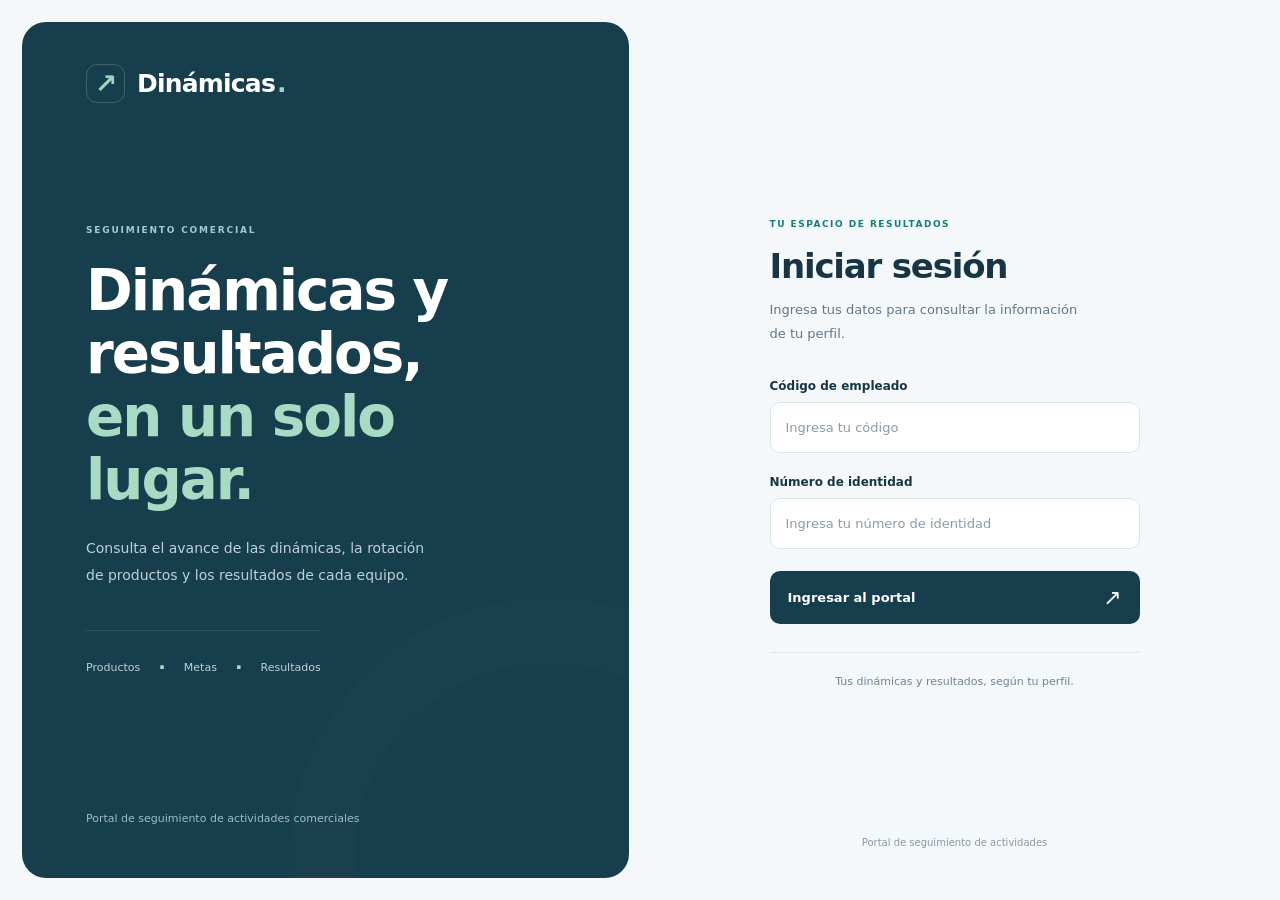
<file: index.html>
<!DOCTYPE html>
<html lang="es">
<head>
    <meta charset="UTF-8">
    <meta name="viewport" content="width=device-width, initial-scale=1.0">
    <title>Bienvenido | Dinámicas</title>
    <link rel="stylesheet" href="style.css?v=20260930-1">
    <script src="script.js?v=20261013-1" defer></script>
</head>
<body>
    <main class="login-layout">
        <section class="login-story" aria-labelledby="storyTitle">
            <div class="login-brand"><span class="brand-symbol" aria-hidden="true">↗</span> Dinámicas<span class="brand-dot">.</span></div>
            <div class="story-content">
                <p class="eyebrow">SEGUIMIENTO COMERCIAL</p>
                <h1 id="storyTitle">Dinámicas y<br>resultados,<br><em>en un solo lugar.</em></h1>
                <p class="story-description">Consulta el avance de las dinámicas, la rotación de productos y los resultados de cada equipo.</p>
                <div class="journey"><span>Productos</span><b aria-hidden="true">·</b><span>Metas</span><b aria-hidden="true">·</b><span>Resultados</span></div>
            </div>
            <p class="story-footer">Portal de seguimiento de actividades comerciales</p>
        </section>
        <section class="login-access" aria-labelledby="accessTitle">
            <div class="login-card">
                <span class="access-tag">TU ESPACIO DE RESULTADOS</span>
                <h2 id="accessTitle">Iniciar sesión</h2>
                <p class="access-description">Ingresa tus datos para consultar la información de tu perfil.</p>
                <form id="loginForm">
                    <label for="codigo">Código de empleado</label>
                    <div class="input-group"><input type="text" id="codigo" placeholder="Ingresa tu código" autocomplete="username" required></div>
                    <label for="documento">Número de identidad</label>
                    <div class="input-group"><input type="password" id="documento" placeholder="Ingresa tu número de identidad" autocomplete="current-password" required></div>
                    <button type="submit" id="btnLogin">Ingresar al portal <span aria-hidden="true">↗</span></button>
                    <div id="mensaje" class="error-msg" role="alert"></div>
                </form>
                <p class="login-note">Tus dinámicas y resultados, según tu perfil.</p>
            </div>
            <p class="access-footer">Portal de seguimiento de actividades</p>
        </section>
    </main>
</body>
</html>
</file>
<file: style.css>
:root { --ink: #173544; --muted: #627785; --teal: #137e7a; }
* { box-sizing: border-box; }
body { margin: 0; background: #f5f8fa; color: var(--ink); font-family: 'Segoe UI', system-ui, sans-serif; -webkit-font-smoothing: antialiased; }
.login-layout { display: grid; grid-template-columns: 1fr 1fr; min-height: 100svh; padding: 22px; gap: 22px; }
.login-story { display: flex; flex-direction: column; justify-content: space-between; padding: 42px clamp(30px, 5vw, 76px); border-radius: 24px; background: #173e4c; color: white; overflow: hidden; position: relative; }
.login-story::after { content: ''; position: absolute; width: 390px; height: 390px; border: 65px solid #ffffff03; border-radius: 50%; bottom: -240px; right: -180px; pointer-events: none; }
.login-brand { display: flex; align-items: center; font-size: 25px; font-weight: 700; letter-spacing: -.8px; gap: 2px; }
.brand-symbol { display: grid; place-items: center; border: 1px solid #ffffff30; width: 39px; height: 39px; border-radius: 11px; margin-right: 10px; color: #9ad7bd; font-size: 27px; }
.brand-dot { color: #9ad7bd; }
.story-content { padding: 64px 0; }
.eyebrow { color: #a6c9cc; font-size: 9px; font-weight: 600; letter-spacing: 1.8px; margin: 0 0 24px; }
h1 { font-size: clamp(38px, 4.4vw, 65px); font-weight: 550; line-height: 1.12; letter-spacing: -2px; margin: 0 0 24px; }
h1 em { color: #a8dbc4; font-style: normal; }
.story-description { max-width: 350px; font-size: 14px; line-height: 1.9; color: #bfd1d8; margin: 0; }
.journey { display: flex; gap: 18px; align-items: center; margin-top: 42px; padding-top: 24px; border-top: 1px solid #ffffff18; width: fit-content; font-size: 11px; color: #bfd1d8; }
.journey b { color: #a8dbc4; font-size: 20px; }
.story-footer { font-size: 11px; color: #9fbdc6; }
.login-access { display: flex; flex-direction: column; align-items: center; justify-content: center; padding: 36px; position: relative; }
.login-card { width: 100%; max-width: 370px; }
.access-tag { font-size: 9px; letter-spacing: 1.5px; font-weight: 700; color: var(--teal); }
h2 { font-size: 34px; font-weight: 650; letter-spacing: -1.2px; margin: 15px 0 12px; }
.access-description { font-size: 13px; line-height: 1.8; color: var(--muted); margin: 0 0 34px; max-width: 310px; }
label { display: block; margin-bottom: 9px; font-size: 12px; font-weight: 600; }
.input-group { margin-bottom: 22px; }
input { width: 100%; min-height: 51px; padding: 14px 15px; font: inherit; font-size: 13px; color: var(--ink); background: white; border: 1px solid #dbe4e9; border-radius: 10px; transition: border-color .2s; }
input::placeholder { color: #8a9ba6; }
input:focus { outline: 3px solid #147d7a20; border-color: #137e7a; }
#btnLogin { width: 100%; min-height: 52px; padding: 14px 18px; display: flex; justify-content: space-between; align-items: center; font: inherit; font-size: 13px; font-weight: 600; background: #173e4c; color: white; border: 0; border-radius: 10px; cursor: pointer; transition: background .2s; margin-top: 8px; }
#btnLogin span { font-size: 22px; font-weight: 400; }
#btnLogin:hover { background: #216172; }
#btnLogin:disabled { opacity: .65; cursor: wait; }
button:focus-visible { outline: 3px solid #3c9e9a; outline-offset: 3px; }
.login-note { border-top: 1px solid #e1e9ed; padding-top: 22px; margin: 28px 0 0; font-size: 11px; color: #708491; text-align: center; }
.access-footer { position: absolute; bottom: 20px; color: #8899a3; font-size: 10px; }
.error-msg { display: none; margin-top: 16px; color: #a13b39; font-size: 12px; line-height: 1.6; padding: 12px; background: #fff0ef; border: 1px solid #f2d9d7; border-radius: 8px; }
body.preview-login .login-layout { min-height: calc(100svh - var(--preview-alto,60px)); }
@media (max-width: 800px) {
    .login-layout { grid-template-columns: 1fr; padding: 14px; gap: 0; }
    .login-story { padding: 24px; border-radius: 18px; }
    .login-brand { font-size: 21px; }
    .story-content { padding: 27px 0 4px; }
    .eyebrow { font-size: 8px; margin-bottom: 14px; }
    h1 { font-size: 32px; letter-spacing: -1px; }
    h1 br { display: none; }
    h1 em { display: block; }
    .story-description, .journey, .story-footer { display: none; }
    .login-access { padding: 32px 16px 55px; }
    h2 { font-size: 28px; }
    .access-description { margin-bottom: 26px; }
    .access-footer { bottom: 8px; }
}
@media (prefers-reduced-motion: reduce) { * { transition: none !important; } }
</file>
<file: dashboard-style.css>
:root {
    --primary: #087e8b;
    --success: #168362;
    --text-main: #172e40;
    --text-muted: #607382;
    --bg-body: #f4f7f9;
    --white: #ffffff;
    --border: #e0e8ed;
    --border-color: var(--border);
}

/* Participantes de cada dinámica: nacional, coordinaciones y supervisiones. */
.dinamica-participantes {
    margin: 0 0 16px;
    padding: 12px 14px;
    background: #f8fafc;
    border: 1px solid #e2e8f0;
    border-radius: 10px;
    color: #334155;
    font-size: 0.82rem;
    min-width: 0;
}
.participantes-encabezado, .participantes-alcance {
    display: flex;
    align-items: center;
    flex-wrap: wrap;
    gap: 8px;
    font-weight: 600;
}
.participantes-alcance { margin-bottom: 10px; }
.participantes-alcance:last-child { margin-bottom: 0; }
.participantes-alcance strong { overflow-wrap: anywhere; }
.participantes-cantidad { background: #e0f2fe; color: #075985; border-radius: 20px; padding: 1px 7px; }
.participantes-etiqueta { border-radius: 6px; padding: 4px 8px; font-size: 0.75rem; }
.participantes-etiqueta--marca { background: #ede9fe; color: #5b21b6; }
.participantes-etiqueta--familia { background: #fef3c7; color: #92400e; }
.participantes-etiqueta--laboratorio { background: #dcfce7; color: #166534; }
.participantes-lista { display: flex; flex-wrap: wrap; gap: 7px; list-style: none; padding: 0; margin: 9px 0 0; }
.participante-producto {
    display: flex; flex-direction: column; gap: 3px;
    max-width: 100%; box-sizing: border-box; overflow-wrap: anywhere;
    border: 1px solid #dbe5ef; background: white; border-radius: 7px; padding: 6px 9px;
}
.participante-codigo { color: #64748b; font-size: 0.72rem; }
.participantes-desplegable { margin-top: 10px; }
.participantes-desplegable summary { color: #0369a1; cursor: pointer; font-weight: 600; width: fit-content; }
.participantes-desplegable summary:focus-visible { outline: 2px solid #0284c7; outline-offset: 4px; border-radius: 3px; }
.participantes-ver-menos, .participantes-desplegable[open] .participantes-ver-mas { display: none; }
.participantes-desplegable[open] .participantes-ver-menos { display: inline; }
.participantes-pendientes { color: #64748b; margin: 0; }
@media (max-width: 600px) {
    .dinamica-participantes { padding: 10px; }
    .participantes-lista { flex-direction: column; }
    .participante-producto { width: 100%; }
}

body { background-color: var(--bg-body); font-family: 'Inter', sans-serif; margin: 0; }

/* Muro automático de alertas del perfil. */
.notificaciones-muro { margin-bottom: 24px; padding: 22px; border: 1px solid var(--border); border-radius: 16px; background: white; scroll-margin-top: 110px; }
.notificaciones-header { display: flex; justify-content: space-between; gap: 16px; align-items: flex-start; }
.notificaciones-header h2 { color: var(--text-main); font-size: 1.15rem; margin: 0 0 7px; }
.notificaciones-header p, .notificaciones-estado { color: var(--text-muted); font-size: 0.8rem; line-height: 1.5; margin: 0; }
.notificaciones-contador { flex-shrink: 0; border-radius: 20px; background: #fff1f2; color: #be123c; padding: 6px 10px; font-size: 0.8rem; font-weight: 700; }
.notificaciones-contador.sin-alertas { background: #ecfdf5; color: #047857; }
.notificaciones-herramientas { display: flex; flex-wrap: wrap; gap: 8px; margin: 16px 0 10px; }
.notificaciones-muro button, .notificaciones-aviso button { font: inherit; font-size: 0.8rem; cursor: pointer; border: 1px solid #cbd5e1; border-radius: 8px; padding: 8px 11px; color: #334155; background: white; }
.notificaciones-muro button:hover:not(:disabled) { border-color: #0284c7; color: #0369a1; background: #f0f9ff; }
.notificaciones-muro button:focus-visible, .notificaciones-aviso button:focus-visible { outline: 2px solid #0284c7; outline-offset: 3px; }
.notificaciones-muro button:disabled { color: #94a3b8; cursor: default; }
.notificaciones-lista { display: grid; grid-template-columns: repeat(auto-fit, minmax(min(100%, 320px), 1fr)); gap: 12px; margin-top: 14px; }
.notificacion { border: 1px solid #e2e8f0; border-left: 4px solid #e11d48; border-radius: 10px; padding: 16px; min-width: 0; color: #334155; background: #fff; }
.notificacion--atencion { border-left-color: #d97706; }
.notificacion--leida { background: #f8fafc; }
.notificacion-cabecera { display: flex; justify-content: space-between; gap: 10px; font-size: 0.72rem; font-weight: 700; }
.notificacion-nivel { color: #be123c; background: #fff1f2; border-radius: 5px; padding: 3px 7px; }
.notificacion--atencion .notificacion-nivel { color: #92400e; background: #fffbeb; }
.notificacion-lectura { color: #64748b; }
.notificacion h3 { font-size: 0.95rem; line-height: 1.4; margin: 12px 0 4px; overflow-wrap: anywhere; }
.notificacion p { line-height: 1.6; font-size: 0.83rem; margin: 8px 0; overflow-wrap: anywhere; }
.notificacion .notificacion-entidad, .notificacion .notificacion-cierre { color: #64748b; font-size: 0.76rem; }
.notificacion-acciones { display: flex; flex-wrap: wrap; gap: 8px; margin-top: 12px; }
.notificaciones-vacio { padding: 18px; margin: 0; background: #f8fafc; border-radius: 10px; color: #475569; font-size: 0.88rem; }
.notificaciones-ver-todas { margin-top: 14px; }
.notificaciones-aviso { position: fixed; z-index: 1100; bottom: 24px; right: 24px; max-width: 360px; padding: 22px; border: 1px solid #fecdd3; border-left: 5px solid #e11d48; background: white; color: #334155; border-radius: 12px; box-shadow: 0 12px 40px #0f172a26; box-sizing: border-box; }
.notificaciones-aviso[hidden] { display: none; }
.notificaciones-aviso strong { display: block; font-size: 0.95rem; padding-right: 16px; }
.notificaciones-aviso p { font-size: 0.85rem; line-height: 1.6; }
#notificacionesCerrarAviso { position: absolute; top: 5px; right: 6px; border: 0; font-size: 1.3rem; padding: 3px 8px; }
@media (max-width: 600px) {
    .notificaciones-muro { padding: 14px; scroll-margin-top: 180px; }
    .notificaciones-header { flex-direction: column; gap: 8px; }
    .notificaciones-aviso { right: 12px; left: 12px; bottom: 12px; max-width: none; }
}

/* Loader Overlay */
.loader-overlay {
    position: fixed; top: 0; left: 0; width: 100%; height: 100%;
    background: rgba(255,255,255,0.85); backdrop-filter: blur(4px);
    display: flex; flex-direction: column; justify-content: center; align-items: center;
    z-index: 9999; opacity: 0; pointer-events: none; transition: 0.3s;
}
.loader-overlay.active { opacity: 1; pointer-events: all; }
.spinner {
    width: 50px; height: 50px; border: 5px solid var(--border);
    border-top-color: var(--primary); border-radius: 50%;
    animation: spin 1s linear infinite; margin-bottom: 15px;
}
@keyframes spin { 100% { transform: rotate(360deg); } }

.carousel-container {
    position: relative;
    width: 100%;
    border-radius: 12px;
    overflow: hidden;
    margin-bottom: 25px;
    box-shadow: 0 4px 10px rgba(0,0,0,0.1);
    background: #f8fafc;
    display: none; /* Se oculta hasta que carguen las imágenes */
}

/* Proporciones exactas de tus imágenes */
.carousel-slides {
    position: relative;
    width: 100%;
    aspect-ratio: 1920 / 800; /* Proporción Desktop */
}

.carousel-slide {
    position: absolute;
    top: 0;
    left: 0;
    width: 100%;
    height: 100%;
    opacity: 0;
    transition: opacity 0.8s ease-in-out;
    pointer-events: none;
}

.carousel-slide.active {
    opacity: 1;
    pointer-events: auto;
}

.banner-img {
    width: 100%;
    height: 100%;
    object-fit: cover;
}

/* Flechas de navegación */
.carousel-btn {
    position: absolute;
    top: 50%;
    transform: translateY(-50%);
    background: rgba(0,0,0,0.3);
    color: white;
    border: none;
    width: 40px;
    height: 40px;
    border-radius: 50%;
    cursor: pointer;
    z-index: 10;
    font-size: 1.2rem;
    display: flex;
    align-items: center;
    justify-content: center;
    transition: background 0.3s, transform 0.2s;
    backdrop-filter: blur(4px);
}

.carousel-btn:hover { background: rgba(0,0,0,0.7); transform: translateY(-50%) scale(1.1); }
.carousel-btn.prev { left: 15px; }
.carousel-btn.next { right: 15px; }

/* Puntos de navegación inferiores */
.carousel-dots {
    position: absolute;
    bottom: 15px;
    left: 50%;
    transform: translateX(-50%);
    display: flex;
    gap: 8px;
    z-index: 10;
}

.carousel-dot {
    width: 10px;
    height: 10px;
    border-radius: 50%;
    background: rgba(255,255,255,0.4);
    cursor: pointer;
    transition: background 0.3s, transform 0.2s;
}

.carousel-dot.active { background: rgba(255,255,255,1); transform: scale(1.2); }

/* Adaptación para Celulares */
.banner-mobile { display: none; }

@media (max-width: 768px) {
    .carousel-slides { aspect-ratio: 1080 / 1350; /* Proporción Mobile */ }
    .banner-desktop { display: none; }
    .banner-mobile { display: block; }
    .carousel-btn { width: 35px; height: 35px; font-size: 1rem; }
}

/* Header y Cards */
.top-bar { background: var(--white); padding: 0.75rem 2rem; display: flex; justify-content: space-between; align-items: center; border-bottom: 1px solid var(--border); position: sticky; top: 0; z-index: 100; }
.brand { display: flex; align-items: center; gap: 12px; }
.logo-icon { background: var(--primary); color: white; padding: 8px; border-radius: 10px; }
.logout-pill { background: #fff1f2; color: #e11d48; border: none; width: 40px; height: 40px; border-radius: 10px; cursor: pointer; transition: 0.2s; }
.logout-pill:hover { transform: scale(1.05); }

.dashboard-body { max-width: 1000px; margin: 2rem auto; padding: 0 1.5rem; }

.view-switcher { display: flex; gap: 10px; margin-bottom: 2rem; }

.tab-btn { 
    padding: 12px 24px; 
    border: 1px solid var(--border); 
    background: var(--white); 
    border-radius: 12px; 
    cursor: pointer; 
    color: var(--text-muted); 
    font-weight: 600; 
    /* Cambiamos la transición para que el movimiento sea súper suave (curva natural) */
    transition: all 0.3s cubic-bezier(0.4, 0, 0.2, 1); 
}

/* EFECTO HOVER: El botón inactivo se levanta, gana una sombra suave y el texto se pinta de azul */
.tab-btn:hover {
    transform: translateY(-3px);
    box-shadow: 0 8px 15px rgba(0, 0, 0, 0.05);
    color: var(--primary);
    border-color: #bae6fd;
}

.tab-btn.active { 
    background: var(--primary); 
    color: white; 
    border-color: var(--primary); 
    box-shadow: 0 4px 12px rgba(0, 172, 236, 0.25); 
}

/* EFECTO HOVER (Botón Activo): Se levanta, la sombra azul se intensifica y el color se oscurece un poco */
.tab-btn.active:hover {
    transform: translateY(-3px);
    box-shadow: 0 8px 20px rgba(0, 172, 236, 0.4);
    background: #0284c7; 
    border-color: #0284c7;
}

/* Efecto visual al hacer clic (simula hundir el botón) */
.tab-btn:active {
    transform: translateY(0px);
    box-shadow: 0 2px 5px rgba(0, 0, 0, 0.1);
}

.stats-grid { display: grid; grid-template-columns: repeat(auto-fit, minmax(200px, 1fr)); gap: 1.5rem; margin-bottom: 2rem; }
.stat-card { background: var(--white); padding: 1.5rem; border-radius: 16px; border: 1px solid var(--border); box-shadow: 0 4px 15px rgba(0,0,0,0.02); }
.stat-label { color: var(--text-muted); font-size: 0.85rem; text-transform: uppercase; }
.stat-value { font-size: 2rem; font-weight: 800; color: var(--primary); }
.stat-value.small { font-size: 1.25rem; }

.date-input { border: none; background: transparent; color: var(--primary); font-size: 1.25rem; font-weight: 800; outline: none; cursor: pointer; font-family: inherit;}
.content-card { background: var(--white); border-radius: 16px; border: 1px solid var(--border); overflow: hidden; box-shadow: 0 4px 15px rgba(0,0,0,0.02); }

/* Tabla Clásica (Comisiones) */
.main-table { width: 100%; border-collapse: collapse; table-layout: fixed; }
.main-table th { background: #f8fafc; padding: 16px; text-align: left; font-size: 0.75rem; color: var(--text-muted); border-bottom: 1px solid var(--border); }
.main-table td { padding: 15px; border-bottom: 1px solid #f1f5f9; vertical-align: middle; }
.main-table tbody tr { transition: background-color 0.2s; }
.main-table tbody tr:hover { background-color: #f8fafc; }
.main-table th:nth-child(1), .main-table td:nth-child(1) { width: 60%; }
.main-table th:nth-child(2), .main-table td:nth-child(2) { width: 40%; text-align: right; }

/* Acordeón de Dinámicas (Desplegables) */
.table-header-grid { display: grid; grid-template-columns: 35% 40% 25%; padding: 0 20px 15px; border-bottom: 1px solid var(--border); font-size: 0.75rem; color: var(--text-muted); text-transform: uppercase; margin-bottom: 15px;}
.text-center { text-align: center; }
.text-right { text-align: right; }

.accordion-item { border: 1px solid var(--border); border-radius: 12px; margin-bottom: 15px; background: var(--white); overflow: hidden; }
.accordion-header { padding: 15px 20px; background: #f8fafc; cursor: pointer; display: flex; justify-content: space-between; align-items: center; transition: background 0.2s; }
.accordion-header:hover { background: #f1f5f9; }
.acc-icon { transition: transform 0.3s; margin-right: 10px; color: var(--primary); }
.accordion-item.active .acc-icon { transform: rotate(180deg); }
.accordion-content { display: none; padding: 0; }
.accordion-item.active .accordion-content { display: block; border-top: 1px solid var(--border); }

.product-row { display: grid; grid-template-columns: 35% 40% 25%; padding: 15px 20px; border-bottom: 1px solid #f1f5f9; align-items: center; }
.product-row:last-child { border-bottom: none; }
.prod-name { font-weight: 600; font-size: 0.85rem; color: var(--text-main); }

.progress-wrapper-cell { display: flex; flex-direction: column; align-items: center; gap: 4px; }
.progress-container { width: 100%; max-width: 200px; background: #e2e8f0; height: 8px; border-radius: 10px; overflow: hidden; }
.progress-bar { height: 100%; transition: width 0.5s ease; }

.hidden { display: none; }

/* Diseño Responsive (Móviles) */
@media (max-width: 768px) {
    .dashboard-body { padding: 0 1rem; margin-top: 1rem; }
    .top-bar { flex-direction: column; gap: 15px; padding: 1rem; }
    .user-profile { width: 100%; justify-content: space-between; }
    .view-switcher { flex-direction: column; }
    .tab-btn { width: 100%; text-align: center; }
    
    .table-header-grid { display: none; } /* Ocultar cabeceras en móvil */
    .product-row { grid-template-columns: 1fr; gap: 10px; text-align: center; }
    .progress-wrapper-cell { align-items: center; }
    .text-right { text-align: center; }
    .accordion-header { flex-direction: column; gap: 5px; text-align: center; }
}

/* --- ESTILOS PROFESIONALES PARA EL USUARIO --- */
.user-profile {
    display: flex;
    align-items: center;
    gap: 15px;
    max-width: 60%; /* Evita que empuje el logo */
}

.user-info {
    display: flex;
    flex-direction: column;
    align-items: flex-end;
    overflow: hidden; /* Clave para nombres largos */
}

#userName {
    font-size: 1rem;
    color: var(--text-main);
    white-space: nowrap;
    overflow: hidden;
    text-overflow: ellipsis;
    max-width: 100%;
}

.badge-cargo {
    font-size: 0.7rem;
    background: #e0f2fe;
    color: #0284c7;
    padding: 2px 8px;
    border-radius: 12px;
    font-weight: 700;
    text-transform: uppercase;
    margin: 3px 0;
    white-space: nowrap;
}

#pdv {
    font-size: 0.8rem;
    color: var(--text-muted);
    white-space: nowrap;
    overflow: hidden;
    text-overflow: ellipsis;
    max-width: 100%;
}

/* --- RESPONSIVE MEJORADO --- */
@media (max-width: 768px) {
    .user-profile {
        max-width: 100%;
        width: 100%;
        justify-content: space-between;
    }
    .user-info {
        align-items: flex-start; /* Alineamos a la izquierda en móviles */
        width: calc(100% - 60px); /* Deja espacio para el botón de salir */
    }
}

/* Barra plegable y mensajes para acompa?ar el avance. */
.notificaciones-muro { padding: 0; overflow: hidden; }
.notificaciones-barra-titulo { margin: 0; font-size: 1rem; }
.notificaciones-muro .notificaciones-barra { display: flex; align-items: center; gap: 12px; width: 100%; padding: 16px 20px; border: 0; border-radius: 0; background: #eff6ff; text-align: left; color: #164e63; }
#notificacionesTitulo { font-size: 1rem; font-weight: 700; margin-right: auto; }
#notificacionesAlternarTexto { font-weight: 600; }
#notificacionesContenido { padding: 0 20px 20px; }
#notificacionesContenido[hidden] { display: none; }
.notificaciones-contador { background: #dbeafe; color: #1e40af; }
.notificacion, .notificacion--atencion { border-left-color: #0d9488; }
.notificacion-nivel, .notificacion--atencion .notificacion-nivel { color: #0f766e; background: #ccfbf1; }
.notificaciones-aviso { border-color: #99f6e4; border-left-color: #0d9488; }
.rotacion-productos { margin: 12px 0; border: 1px solid #cbd5e1; border-radius: 10px; background: white; overflow: hidden; }
.rotacion-productos summary { cursor: pointer; padding: 12px; font-weight: 600; color: #0369a1; font-size: .85rem; }
.rotacion-productos summary:focus-visible { outline: 2px solid #0284c7; outline-offset: -3px; }
.rotacion-productos table { width: 100%; border-collapse: collapse; table-layout: fixed; font-size: .82rem; }
.rotacion-productos caption { text-align: left; padding: 8px 12px; color: #64748b; font-size: .75rem; }
.rotacion-productos th, .rotacion-productos td { padding: 10px 12px; border-top: 1px solid #e2e8f0; text-align: left; overflow-wrap: anywhere; }
.rotacion-productos th:last-child, .rotacion-productos td:last-child { text-align: right; width: 30%; font-variant-numeric: tabular-nums; }
.rotacion-productos td:last-child { color: #0f766e; font-weight: 700; }
.rotacion-productos small { display: block; color: #64748b; margin-top: 4px; }
@media (max-width: 600px) {
    .notificaciones-muro .notificaciones-barra { flex-wrap: wrap; padding: 14px; gap: 10px; }
    #notificacionesTitulo { flex-basis: 100%; }
    #notificacionesAlternarTexto { margin-left: auto; }
    #notificacionesContenido { padding: 0 12px 12px; }
}
</file>
<file: design.css>
/* Sistema visual del portal. Se carga después de los estilos funcionales. */
.informe-panel { display:flex; flex-wrap:wrap; align-items:center; gap:22px; padding:26px; margin:0 0 20px; background:linear-gradient(115deg,#eff8f6,#fff 65%); border:1px solid #cde4df; border-radius:18px; box-shadow:0 4px 18px #173c4b05; }
.informe-panel[hidden] { display:none; }
.informe-icono { flex-shrink:0; width:66px; height:78px; border:1px solid #d4e9e1; border-radius:14px; background:white; display:flex; flex-direction:column; align-items:center; justify-content:center; gap:7px; color:#23775a; }
.informe-icono i { font-size:28px; }.informe-icono span { font-size:9px; font-weight:800; letter-spacing:1.5px; }
.informe-contenido { flex:1; min-width:220px; }.informe-kicker { color:#377a70; font-size:9px; letter-spacing:1.3px; font-weight:750; }
.informe-contenido h3 { font-size:20px; letter-spacing:-.4px; margin:6px 0 8px; color:#173c4b; }.informe-contenido p { color:#617681; font-size:12px; line-height:1.6; margin:0; max-width:550px; }
.informe-etiquetas { display:flex; flex-wrap:wrap; gap:16px; margin-top:13px; color:#466c67; font-size:10px; }.informe-etiquetas i { margin-right:5px; }
.informe-accion { display:flex; flex-direction:column; align-items:center; gap:9px; }.informe-descarga { display:flex; align-items:center; justify-content:center; gap:12px; border:0; border-radius:11px; padding:14px 22px; background:#176e61; color:white; font-weight:650; cursor:pointer; box-shadow:0 4px 10px #176e611a; }
.informe-filtros { display:flex; flex-wrap:wrap; gap:12px; flex-basis:100%; order:2; }.informe-filtros label { display:flex; flex:1; flex-direction:column; gap:7px; color:#45616a; font-size:12px; font-weight:600; min-width:0; }.informe-filtros select { width:100%; min-width:0; padding:11px 12px; border:1px solid #cddfda; border-radius:9px; background:white; color:#173c4b; font-size:13px; }.informe-filtros [hidden] { display:none; }.informe-estado { order:3; }
@media(max-width:600px) { .informe-filtros label { flex-basis:100%; }.informe-filtros { order:0; } }
.informe-descarga:hover:not(:disabled) { background:#11584d; }.informe-descarga:disabled { opacity:.65; cursor:wait; }.informe-ayuda { color:#6a7d87; font-size:10px; }
.informe-estado { flex-basis:100%; font-size:12px; margin:0; color:#286b60; }.informe-estado:empty { display:none; }.informe-panel[data-estado="error"] .informe-estado { color:#b23944; }
@media(max-width:600px) { .informe-panel { gap:16px; padding:20px; }.informe-icono { width:49px; height:62px; }.informe-contenido { min-width:0; flex-basis:calc(100% - 70px); }.informe-contenido h3 { font-size:18px; }.informe-kicker { font-size:8px; }.informe-accion,.informe-descarga { width:100%; }.informe-etiquetas { gap:8px; } }
.dinamica-puntos { display:flex; flex-wrap:wrap; justify-content:space-between; align-items:center; gap:16px; margin-top:16px; padding:17px 20px; border:1px solid #dfebe5; border-radius:12px; background:linear-gradient(120deg,#f5faf7,#fff); color:#204b42; }
.accordion-item > .dinamica-puntos { margin:0 20px 16px; }
.puntos-regla { flex:1; min-width:150px; }.puntos-tarifa { display:block; font-size:13px; font-weight:600; line-height:1.7; overflow-wrap:anywhere; }.puntos-tarifa > span { display:block; }.puntos-regla > small { display:block; margin-top:5px; color:#667b75; font-size:12px; }
.puntos-acumulado { text-align:right; flex:1; min-width:180px; }.puntos-acumulado > span { display:block; font-size:11px; color:#60766e; }.puntos-acumulado strong { display:block; font-size:25px; font-weight:750; letter-spacing:-.5px; margin-top:3px; }.puntos-acumulado strong small { font-size:12px; font-weight:600; letter-spacing:0; }.puntos-condicion { display:block; margin-top:5px; font-size:11px; line-height:1.6; color:#8b6a28; }
@media(max-width:600px) { .dinamica-puntos { padding:14px; gap:12px; }.puntos-acumulado { text-align:left; }.accordion-item > .dinamica-puntos { margin:0 12px 12px; } }
* { box-sizing: border-box; }
.banners-panel.liquidaciones-panel { width:min(1100px,95vw); }
.liquidaciones-panel .banners-formulario { display:grid; grid-template-columns:minmax(0,2fr) minmax(0,1fr); gap:18px; margin:18px 0; }
.liquidaciones-panel select { display:block; width:100%; min-width:0; border:1px solid #c9d9de; border-radius:8px; padding:11px; margin-top:8px; font:inherit; color:#234956; background:white; }
.liquidaciones-panel #liquidacionPreparar { grid-column:1/-1; justify-self:start; background:#176e61; color:white; border-color:#176e61; }
.liquidaciones-panel select:focus-visible { outline:3px solid #69c3bb; outline-offset:2px; }
.liquidacion-resumen { display:flex; flex-wrap:wrap; gap:16px; align-items:center; padding:20px; margin:16px 0; background:#edf7f3; border-radius:12px; color:#24594d; }
.liquidacion-resumen strong { font-size:25px; }.liquidacion-resumen span { font-size:13px; }
.liquidacion-acciones { display:flex; flex-wrap:wrap; gap:12px; margin:18px 0; }
.liquidacion-confirmar { background:#176e61!important; color:white!important; }
.liquidacion-pendiente { padding:12px; border-radius:8px; background:#fff3d8; color:#76571e; }
.liquidacion-tabla { overflow-x:auto; max-height:440px; border:1px solid #e1e9ed; border-radius:10px; }
.liquidacion-tabla table { border-collapse:collapse; width:100%; font-size:12px; background:white; }
.liquidacion-tabla th { position:sticky; top:0; background:#eaf2f4; text-align:left; }
.liquidacion-tabla :is(th,td) { padding:12px; border-bottom:1px solid #e1e9ed; }
.liquidaciones-panel label input[type=checkbox] { width:auto; margin-right:8px; }
@media(max-width:600px) { .liquidaciones-panel .banners-formulario { grid-template-columns:minmax(0,1fr); padding:14px; } }
body { color: var(--text-main); font-family: 'Segoe UI', system-ui, sans-serif; -webkit-font-smoothing: antialiased; }
button, input, select { font-family: inherit; }
button, summary, input, select { -webkit-tap-highlight-color: transparent; }
:is(button, input, select, summary, [role="button"]):focus-visible { outline: 3px solid #42aaa8 !important; outline-offset: 3px; }
button { min-height: 40px; }
.top-bar { padding: 18px max(28px, calc((100vw - 1240px) / 2)); background: #ffffffed; backdrop-filter: blur(16px); gap: 24px; }
.brand { flex-shrink: 0; }
.brand h1 { font-size: 24px; line-height: 1; letter-spacing: -.8px; margin: 0 0 5px; }
.brand-dot { color: var(--primary); }
.brand-caption { color: var(--text-muted); font-size: 11px; letter-spacing: .3px; }
.logo-icon { width: 44px; height: 44px; display: grid; place-items: center; background: #143c4b; border-radius: 14px; font-size: 19px; }
.user-profile { gap: 22px; min-width: 0; }
#userName { font-size: 13px; }
#userCedula { font-size: 11px !important; margin-top: 5px; }
.logout-pill { width: auto; padding: 10px 13px; display: flex; align-items: center; gap: 8px; background: #f0f5f7; color: #49616f; font-size: 12px; }
.dashboard-body { max-width: 1240px; margin: 26px auto 64px; padding: 0 28px; }
.page-intro { display: flex; justify-content: space-between; align-items: center; margin-bottom: 22px; }
.eyebrow { color: #087e8b; font-size: 10px; font-weight: 800; letter-spacing: 2px; margin: 0 0 10px; }
.page-intro h2 { font-size: clamp(24px, 3vw, 30px); letter-spacing: -.8px; line-height: 1.2; margin: 0 0 8px; font-weight: 650; }
.page-intro p:last-child { color: var(--text-muted); font-size: 14px; margin: 0; line-height: 1.6; }
.intro-mark { display: grid; place-items: center; width: 62px; height: 62px; color: #087e8b; font-size: 44px; background: #e5f1ef; border-radius: 22px; }
.view-switcher { gap: 6px; margin-bottom: 22px; padding: 5px; background: #e9eff3; width: fit-content; border-radius: 13px; }
.tab-btn { padding: 11px 18px; border-color: transparent; background: transparent; font-size: 12px; border-radius: 9px; transition: background .18s, color .18s; }
.tab-btn:hover, .tab-btn.active:hover { transform: none; box-shadow: none; background: #e0ecee; color: #164c59; border-color: transparent; }
.tab-btn.active { background: white; color: #125967; border-color: transparent; box-shadow: 0 2px 5px #173c4b0d; }
.tab-btn i { margin-right: 6px; }
.stats-grid { grid-template-columns: 1fr 1fr; gap: 0; margin-bottom: 16px; border: 1px solid var(--border); border-radius: 14px; background: white; }
.stat-card { padding: 18px 24px; border-radius: 0; border: 0; box-shadow: none; display: flex; flex-direction: row; align-items: center; justify-content: space-between; gap: 18px; min-width: 0; background: transparent; }
.stat-card:first-child { background: transparent; border-right: 1px solid var(--border); }
.stat-label { font-size: 10px; font-weight: 700; letter-spacing: 1.1px; }
.stat-card:first-child .stat-label { color: var(--text-muted); }
.stat-value { font-size: 21px; font-weight: 650; letter-spacing: -.4px; line-height: 1.3; overflow-wrap: anywhere; color: #183e4d; }
.stat-card:first-child .stat-value { color: #183e4d; }
.stat-value.small { min-width: 0; }
.date-input { font-size: 15px; font-weight: 500; width: 100%; min-width: 0; padding: 4px 0; color: #27495a; }
.content-card { background: transparent; border: 0; box-shadow: none; overflow: visible; }
.view-section { padding: 0 !important; }
.admin-tabs { border-bottom: 1px solid var(--border); padding-bottom: 12px; gap: 6px !important; }
.admin-tabs .tab-btn { min-width: 0 !important; padding: 11px 12px; }
.admin-tabs .tab-btn.active { color: #087583; background: #e3f0ef; box-shadow: none; }
.filter-panel { grid-template-columns: 1fr 1.25fr auto !important; padding: 14px !important; background: white !important; border-radius: 14px !important; gap: 12px !important; }
.filter-panel input, .filter-panel select { color: #365462; font-size: 12px; height: 44px; background: #f8fafb !important; border-radius: 8px !important; }
.filter-panel > button { background: #eef3f6 !important; color: #426170 !important; font-size: 12px; font-weight: 600 !important; }
.accordion-item { border-radius: 17px; margin-bottom: 20px; box-shadow: 0 3px 14px #1c435405; }
.accordion-header { padding: 20px 22px; gap: 12px; background: white; min-height: 70px; }
.accordion-header:hover { background: #f7fafb; }
.accordion-header strong { font-size: 14px !important; font-weight: 700; overflow-wrap: anywhere; }
.accordion-header > div { min-width: 0; flex-wrap: wrap; }
.accordion-header > div:last-child { font-size: 11px !important; }
.acc-icon { font-size: 10px; margin-right: 2px; }
.accordion-content { background: #f4f7f9 !important; padding: 18px !important; }
.accordion-item.active .accordion-content { border-color: #edf1f4; }
.accordion-item--directa .accordion-header { cursor: default; }
.accordion-item--directa .acc-icon { display: none; }
.dynamic-card { background: white !important; border-radius: 14px !important; border: 1px solid #e2e9ef !important; padding: 22px !important; box-shadow: none !important; margin-bottom: 16px !important; }
.dynamic-card:last-child { margin-bottom: 0 !important; }
.dynamic-card > div:first-child { gap: 12px; flex-wrap: wrap; align-items: center; }
.dynamic-card > div:first-child strong { font-size: 14px !important; letter-spacing: -.15px; line-height: 1.5; }
.dynamic-card > div:first-child > span { font-size: 11px !important; border-radius: 7px; padding: 6px 9px; background: #f4f7fa; color: #426170 !important; }
.dinamica-participantes { background: transparent; border: 0; padding: 0; margin: 16px 0; }
.participantes-encabezado { color: #647785; font-size: 11px; font-weight: 500; }
.participantes-alcance { font-size: 12px; }
.participantes-cantidad { font-size: 10px; background: #eaf0f4; color: #526b7a; }
.participante-producto { background: #f6f9fa; border-color: #e7edf0; border-radius: 8px; padding: 8px 11px; font-size: 11px; line-height: 1.5; }
.participante-codigo { font-size: 10px; }
.participantes-desplegable summary { font-size: 11px; }
.rotacion-productos { border-color: #e4ebef; border-radius: 10px; margin: 14px 0; }
.rotacion-productos summary { padding: 12px 14px; color: #236572; font-size: 12px; background: #f5f9fa; }
.rotacion-productos caption { padding: 12px 14px; font-size: 11px; }
.rotacion-productos th { background: #f9fbfc; color: #617583; font-size: 10px; text-transform: uppercase; letter-spacing: .4px; }
.rotacion-productos td { font-size: 13px; padding: 14px; }
.rotacion-productos td:last-child { color: #204f60; font-size: 15px; }
.rotacion-productos tr:hover td { background: #f7fafb; }
.productos-adicionales { border-top: 1px solid #e4ebef; }
.rotacion-directa { padding: 18px 0; margin: 14px 0; background: transparent; border: 0; border-top: 1px solid #e4ebef; border-bottom: 1px solid #e4ebef; border-radius: 0; display: flex; align-items: center; justify-content: space-between; gap: 18px; }
.producto-identidad { font-size: 13px; font-weight: 500; color: #304f60; overflow-wrap: anywhere; }
.producto-identidad small { display: block; color: #758a97; font-size: 10px; margin-top: 5px; font-weight: 400; }
.producto-cifra { text-align: right; flex-shrink: 0; max-width: 45%; }
.producto-cifra span { display: block; font-size: 10px; margin-top: 4px; color: #697f8c; }
.rotacion-directa > div { min-width: 0; }
.rotacion-directa-etiqueta { display: block; color: #497769; font-size: 10px; letter-spacing: .5px; text-transform: uppercase; font-weight: 600; }
.rotacion-directa-nombre { display: block; color: #315447; font-size: 12px; margin-top: 4px; overflow-wrap: anywhere; }
.rotacion-directa strong { color: #204f60; font-size: 25px; font-weight: 650; font-variant-numeric: tabular-nums; overflow-wrap: anywhere; }
.notificaciones-muro { margin-bottom: 28px; border-radius: 14px; border-color: #dce9e7; box-shadow: none; }
.notificaciones-muro .notificaciones-barra { background: #edf5f3; padding: 15px 19px; color: #27594d; }
#notificacionesTitulo { font-size: 13px; display: flex; align-items: center; gap: 10px; }
.notification-symbol { display: grid; place-items: center; background: #dcece6; width: 30px; height: 30px; border-radius: 9px; color: #237760; font-size: 18px; }
.notificaciones-contador { background: white; color: #386457; font-size: 10px; padding: 5px 9px; }
#notificacionesAlternarTexto { font-size: 11px; }
.notificaciones-lista { gap: 14px; }
.notificacion { padding: 20px; border-radius: 12px; border-left-width: 3px; }
.notificacion h3 { font-size: 13px; }
.notificacion p { font-size: 12px; line-height: 1.75; }
.notificacion-cabecera { font-size: 10px; }
.notificaciones-muro button:not(.notificaciones-barra), .notificaciones-aviso button { font-size: 11px; border-radius: 7px; }
.notificacion-acciones button:first-child, #notificacionesAbrirMuro { background: #1a6658; color: white; border-color: #1a6658; }
.notificaciones-aviso { border-radius: 17px; box-shadow: 0 16px 55px #153b4b26; padding: 24px; }
.notificaciones-aviso strong { font-size: 14px; }
.notificaciones-aviso p { font-size: 12px; }
.table-header-grid { text-transform: none; text-align: left !important; padding: 4px 0 16px !important; margin-bottom: 20px !important; }
.table-header-grid strong { font-size: 17px !important; letter-spacing: -.3px; }
.main-table { background: white; border-radius: 14px; overflow: hidden; border: 1px solid var(--border); }
.main-table td { overflow-wrap: anywhere; }
.carousel-container { border-radius: 18px; box-shadow: none; border: 1px solid var(--border); }
.loader-overlay strong { color: #315566; font-size: 13px; }
.spinner { width: 38px; height: 38px; border-width: 3px; }
.hidden { display: none !important; }
@media (min-width: 1000px) {
    #containerAdmin .accordion-item.active .accordion-content { display: grid; grid-template-columns: repeat(2, minmax(0, 1fr)); gap: 16px; align-items: start; }
    #containerAdmin .dynamic-card { margin-bottom: 0 !important; min-width: 0; }
}
@media (max-width: 768px) {
    .top-bar { flex-direction: row; padding: 15px 18px; gap: 14px; }
    .brand h1 { font-size: 20px; }
    .brand-caption { display: none; }
    .logo-icon { width: 36px; height: 36px; font-size: 16px; border-radius: 11px; }
    .brand { gap: 8px; }
    .user-profile { width: auto; max-width: 55%; gap: 10px; }
    .user-info { width: auto; align-items: flex-end; }
    #userName { font-size: 11px; }
    #userCedula { display: none; }
    .logout-pill { flex-shrink: 0; padding: 9px; }
    .logout-pill span { display: inline; }
    .dashboard-body { margin-top: 26px; padding: 0 16px; }
    .intro-mark { display: none; }
    .page-intro { margin-bottom: 22px; }
    .page-intro p:last-child { font-size: 12px; max-width: 290px; }
    .view-switcher { flex-direction: row; width: 100%; }
    .view-switcher .tab-btn { flex: 1; width: auto; padding: 10px 8px; font-size: 11px; }
    .stats-grid { gap: 0; grid-template-columns: 1fr; }
    .stat-card { padding: 16px; gap: 12px; border-radius: 0; }
    .stat-card:first-child { border-right: 0; border-bottom: 1px solid var(--border); }
    .stat-value { font-size: 23px; }
    .stat-label { font-size: 9px; line-height: 1.5; letter-spacing: .6px; }
    .date-input { font-size: 14px; }
    .admin-tabs { display: grid !important; grid-template-columns: 1fr 1fr; }
    .admin-tabs .tab-btn { font-size: 11px; }
    .filter-panel { grid-template-columns: 1fr !important; gap: 9px !important; }
    .accordion-header { flex-direction: row; text-align: left; padding: 17px 15px; flex-wrap: wrap; }
    .accordion-header > div:last-child { text-align: left; }
    .accordion-content { padding: 10px !important; }
    .dynamic-card { padding: 16px !important; }
    .dynamic-card > div:first-child { gap: 8px; }
    .dynamic-card > div:first-child strong { font-size: 12px !important; }
    .participantes-lista { flex-direction: row; }
    .participante-producto { width: auto; }
    .table-header-grid { display: block; }
    .rotacion-directa strong { font-size: 23px; }
    .notificaciones-muro .notificaciones-barra { padding: 12px 14px; gap: 9px; }
    #notificacionesTitulo { font-size: 12px; }
    #notificacionesContenido { padding: 0 12px 14px; }
    .notificacion { padding: 16px; }
}
@media (max-width: 480px) {
    .stats-grid { grid-template-columns: 1fr; }
    .stat-card { flex-direction: row; align-items: center; justify-content: space-between; gap: 20px; }
    .stat-card .stat-label { max-width: 40%; }
    .stat-value { font-size: 21px; }
    .stat-value.small { max-width: 67%; }
    .date-input { font-size: 13px; }
    .user-info { max-width: 110px; }
}
@media (prefers-reduced-motion: reduce) {
    *, *::before, *::after { animation-duration: .01ms !important; transition-duration: .01ms !important; scroll-behavior: auto !important; }
}

/* Notificaciones en un panel lateral modal, fuera del flujo de resultados. */
.notificaciones-acceso { display: flex; align-items: center; justify-content: center; gap: 8px; padding: 9px 12px; border: 1px solid #dce7e9; border-radius: 10px; background: #f1f7f6; color: #235b53; font-size: 12px; cursor: pointer; flex-wrap: wrap; }
.notificaciones-abiertas { overflow: hidden; }
dialog.notificaciones-lateral { position: fixed; inset: 0 0 0 auto; margin: 0; width: min(460px, 100%); max-width: 100%; height: 100dvh; max-height: 100dvh; padding: 0; border: 0; border-left: 1px solid #dce7e9; border-radius: 0; background: #f8fafb; color: var(--text-main); overflow-y: auto; box-shadow: -18px 0 60px #13364720; }
dialog.notificaciones-lateral:not([open]) { display: none; }
dialog.notificaciones-lateral::backdrop { background: #102b3e66; backdrop-filter: blur(2px); }
.notificaciones-lateral-header { position: sticky; top: 0; z-index: 2; display: flex; justify-content: space-between; align-items: center; padding: 25px 22px 20px; background: white; border-bottom: 1px solid var(--border); }
.notificaciones-lateral-header #notificacionesTitulo { font-size: 23px; margin: 7px 0 0; letter-spacing: -.5px; }
.notificaciones-lateral-header #notificacionesCerrarPanel { font-size: 26px; width: 40px; padding: 0; border: 0; background: #edf3f5; color: #47616f; }
.notificaciones-lateral #notificacionesContenido { padding: 0 20px 24px; }
.notificaciones-lateral .notificaciones-lista { grid-template-columns: 1fr; }
.notificaciones-lateral .notificaciones-herramientas { margin-top: 20px; }
.resultados-por-equipo { display: grid; grid-template-columns: repeat(2, minmax(0, 1fr)); gap: 18px; align-items: start; }
.resultados-por-equipo > .dynamic-card { margin-bottom: 0 !important; min-width: 0; }
.estado-conexion { color: #3b6272; background: #eaf2f5; border: 1px solid #dae7ed; padding: 12px 15px; border-radius: 10px; font-size: 12px; line-height: 1.6; }
.main-table .puntos-vacios { text-align: center; padding: 28px 20px; color: #526e7d; font-size: 13px; }
.puntos-periodos { display: flex; justify-content: center; gap: 10px; flex-wrap: wrap; }
.puntos-periodos button { padding: 10px 16px; background: #e7f3f0; border: 1px solid #c9dfd8; border-radius: 9px; color: #235e50; font: inherit; cursor: pointer; }
.resultado-equipo { background: white; border: 1px solid var(--border); border-radius: 16px; min-width: 0; overflow: hidden; }
.resultado-equipo-titulo { padding: 20px 22px 16px; background: #edf4f6; border-bottom: 1px solid var(--border); }
.resultado-equipo-titulo span { font-size: 10px; color: #547281; text-transform: uppercase; letter-spacing: 1px; }
.resultado-equipo-titulo h3 { font-size: 17px; margin: 7px 0 0; color: #1e4c5e; overflow-wrap: anywhere; }
.resultado-equipo > .dynamic-card { border: 0 !important; border-radius: 0 !important; margin: 0 !important; }
@media (max-width: 768px) {
    .top-bar { flex-wrap: wrap; }
    .user-profile { max-width: 100%; flex: 1; justify-content: flex-end; flex-wrap: wrap; }
    .notificaciones-acceso { padding: 7px 9px; font-size: 11px; }
    .notificaciones-acceso #notificacionesAlternarTexto { font-size: 11px; }
    .resultados-por-equipo { grid-template-columns: 1fr; }
}
@media (max-width: 480px) {
    .top-bar .brand { flex-basis: 100%; }
    .user-profile { justify-content: space-between; }
    .notificaciones-acceso { flex-wrap: nowrap; }
    .notificaciones-lateral #notificacionesContenido { padding: 0 14px 20px; }
}
/* Rotación sin objetivo: cifras de ventas sin barras de cumplimiento. */
.rotacion-sin-cuota { padding: 20px; margin-bottom: 15px; }
.rotacion-cabecera { display: flex; align-items: center; justify-content: space-between; flex-wrap: wrap; gap: 10px; }
.rotacion-acumulada { color: var(--text-main); margin: 16px 0; }
.rotacion-acumulada strong { font-size: 1.65rem; color: var(--primary); }
.rotacion-condicion { color: var(--text-muted); font-size: .85rem; margin-top: 14px; }
</file>
<file: banners-admin.css>
.banners-acceso { background:#fff; color:#14665f; border:1px solid #a7cec8; border-radius:10px; padding:10px 13px; font:600 13px inherit; cursor:pointer; }
.banners-acceso[hidden], .banners-panel [hidden] { display:none !important; }
.banners-panel { width:min(960px,96vw); max-height:92vh; border:1px solid #dce6e9; border-radius:18px; padding:0; color:#16313c; background:#f8fafb; margin:auto; box-shadow:0 20px 80px #0004; }
.banners-panel::backdrop { background:#0c223c99; }
.banners-cabecera { display:flex; justify-content:space-between; align-items:center; gap:15px; padding:20px 24px; border-bottom:1px solid #dde7e9; background:white; position:sticky; top:0; z-index:1; }
.banners-cabecera h2 { font-size:21px; margin:0; }
.banners-panel button { cursor:pointer; border:1px solid #c9d9de; border-radius:8px; background:white; color:#234956; padding:9px 13px; font:inherit; }
.banners-panel button:disabled { opacity:.5; cursor:wait; }
.banners-panel button:focus-visible,.banners-panel input:focus-visible { outline:3px solid #69c3bb; outline-offset:2px; }
.banners-contenido { padding:20px 24px; }
.banners-panel p { line-height:1.5; }
.banners-estado { margin:0 0 16px; min-height:22px; color:#346371; }
.banners-estado.error { color:#ab203b; }
.banners-formulario { background:white; padding:20px; border:1px solid #dce6e9; border-radius:14px; }
.banners-formulario h3 { margin:0 0 16px; font-size:18px; }
.banners-formulario label { display:block; font-weight:600; font-size:14px; }
.banners-formulario input { display:block; margin:8px 0; width:100%; min-width:0; box-sizing:border-box; border:1px solid #c9d9de; border-radius:8px; padding:10px; font:inherit; }
.banners-formulario select { display:block; margin:8px 0 16px; width:100%; min-width:0; box-sizing:border-box; border:1px solid #c9d9de; border-radius:8px; padding:11px; font:inherit; color:#16313c; background:white; }
.banners-panel select:focus-visible { outline:3px solid #69c3bb; outline-offset:2px; }
.banners-fechas { color:#52717d; font-size:13px; margin:0 0 16px; }
.banners-archivos { display:grid; grid-template-columns:1fr 1fr; gap:18px; margin:16px 0; }
.banners-archivo { min-width:0; padding:14px; background:#f4f8f9; border-radius:10px; }
.banners-archivo small { color:#52717d; font-weight:400; display:block; margin-top:4px; }
.banners-archivo img { display:block; max-width:100%; height:130px; object-fit:contain; margin:12px auto 0; }
.banners-acciones { display:flex; gap:10px; flex-wrap:wrap; }
.banners-panel .banners-primario { background:#147d73; color:white; border-color:#147d73; font-weight:600; }
.banners-panel .banners-eliminar { color:#ab203b; border-color:#e5b9c2; }
.banners-panel .banners-eliminar:hover { background:#fff0f3; }
.banners-lista-titulo { display:flex; align-items:center; justify-content:space-between; gap:10px; margin:24px 0 12px; }
.banners-lista-titulo h3 { margin:0; }
.banners-fila { display:flex; align-items:center; gap:14px; background:white; border:1px solid #dce6e9; padding:14px; margin-bottom:10px; border-radius:12px; }
.banners-fila img { width:108px; height:58px; object-fit:cover; border-radius:7px; background:#eef4f6; }
.banners-fila-texto { flex:1; min-width:0; }
.banners-fila-texto strong { display:block; overflow-wrap:anywhere; }
.banners-fila-texto small { display:block; color:#52717d; margin-top:5px; }
.banners-fila .banners-acciones { justify-content:flex-end; }
@media(max-width:650px) {
 .banners-contenido,.banners-cabecera { padding:16px; }
 .banners-archivos { grid-template-columns:1fr; }
 .banners-fila { flex-wrap:wrap; }
 .banners-fila .banners-acciones { width:100%; justify-content:flex-start; }
 .banners-acceso { padding:8px; font-size:12px; }
}
</file>
